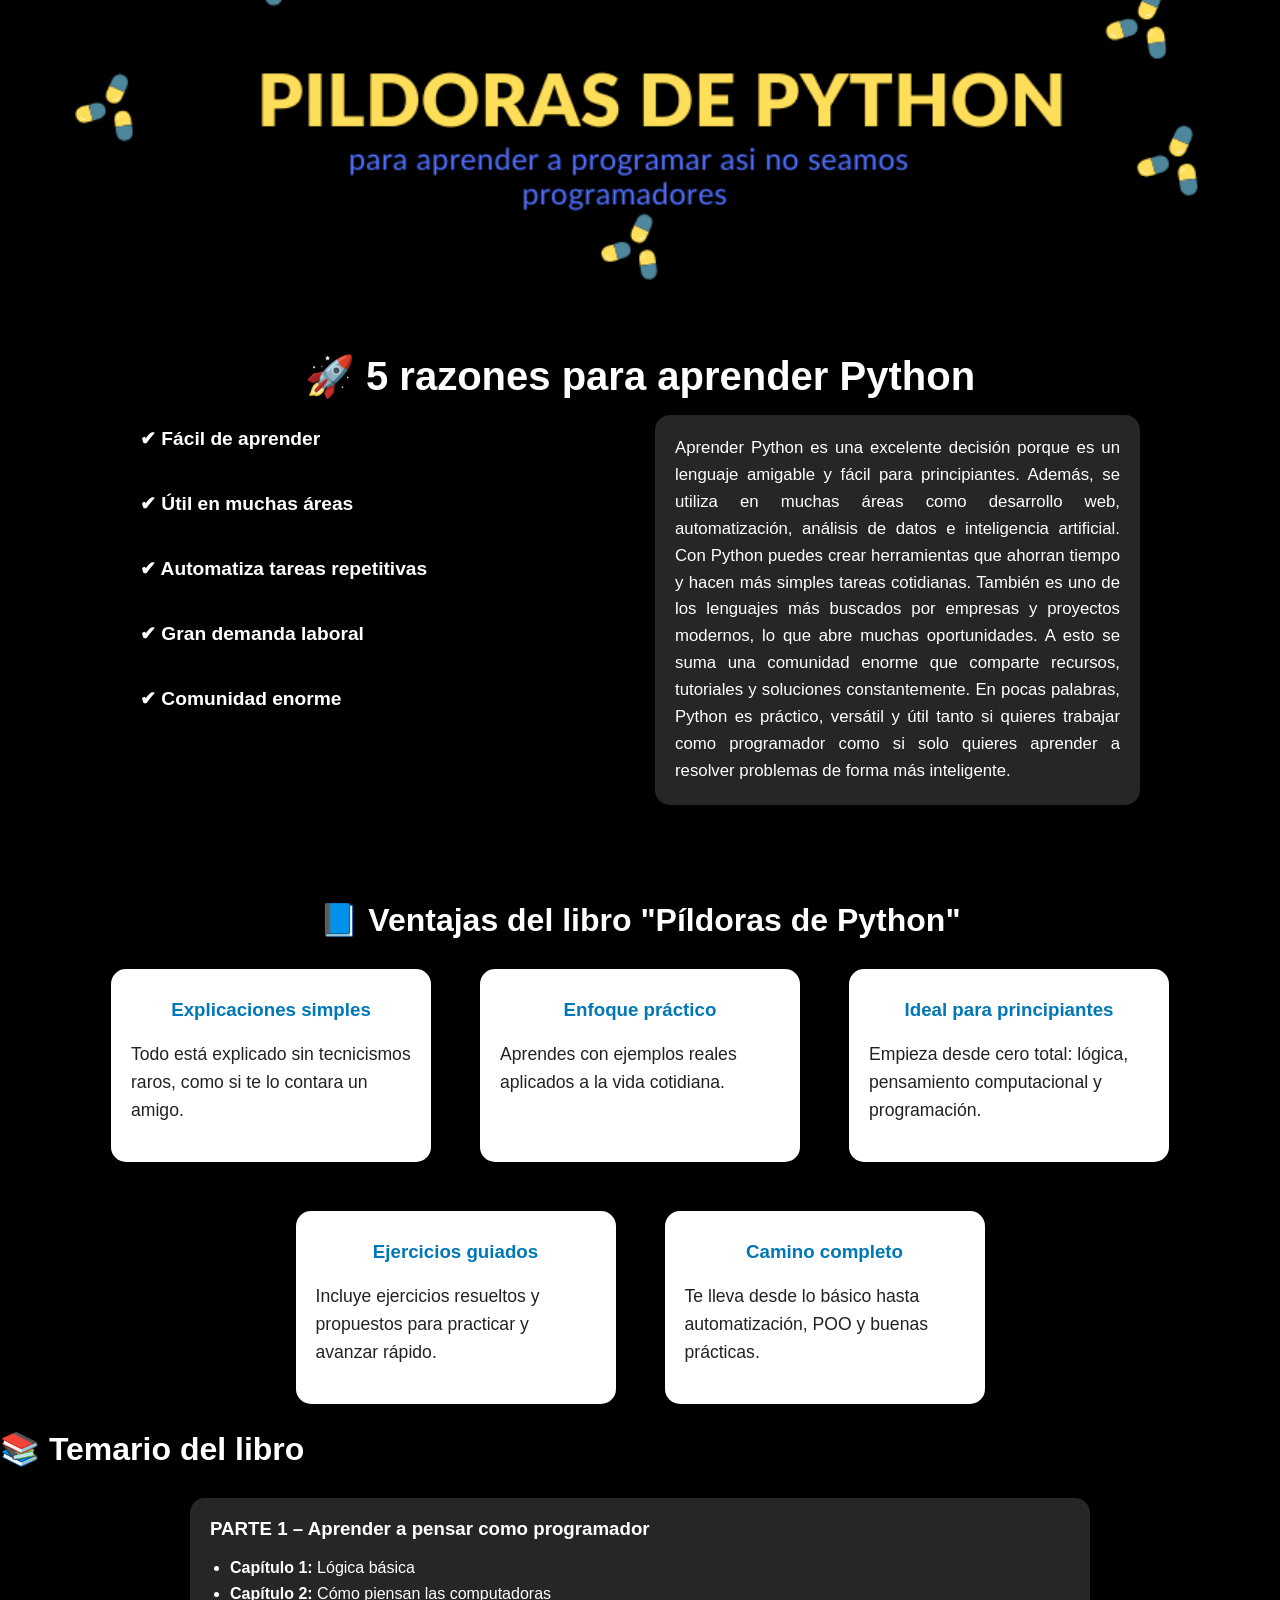
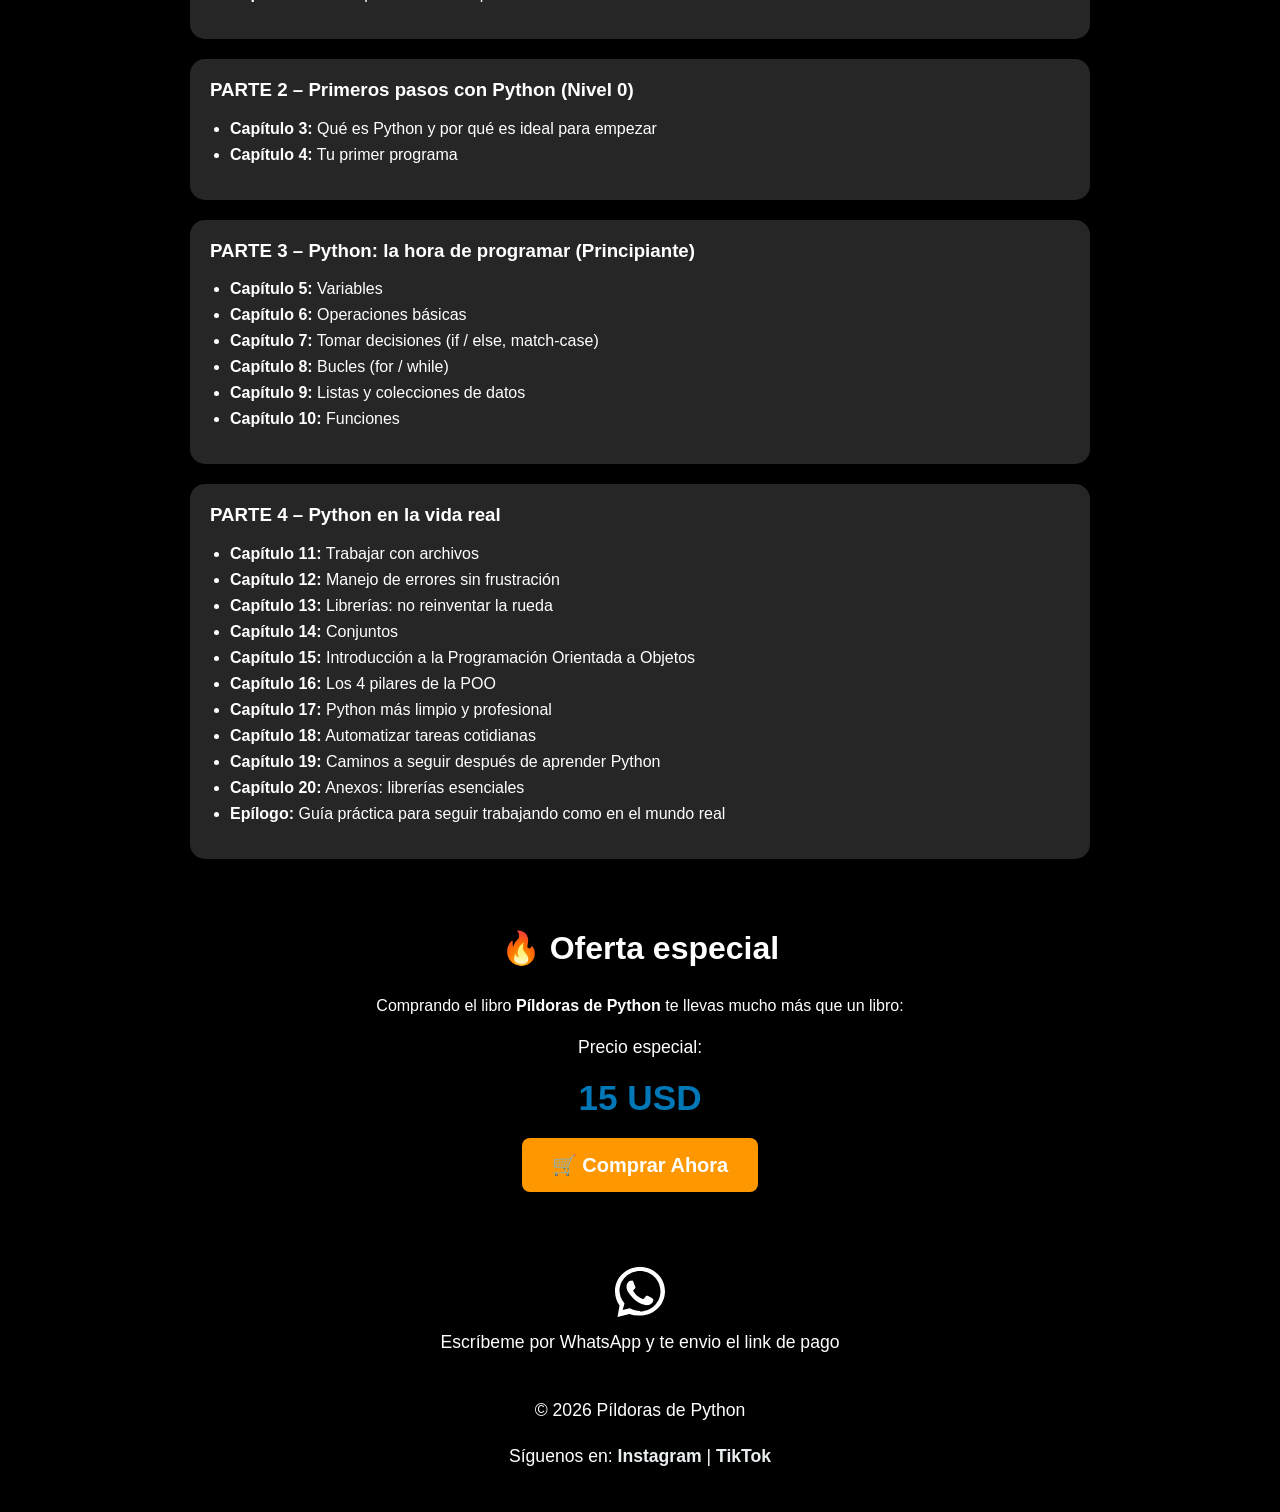
<file: index.html>
<html lang="es">
<head>
  <meta charset="UTF-8">
  <meta name="viewport" content="width=device-width, initial-scale=1.0">
  <title>Semana de Python</title>
  <link rel="stylesheet" href="style.css">

  <!-- Google Tag Manager -->
<script>(function(w,d,s,l,i){w[l]=w[l]||[];w[l].push({'gtm.start':
new Date().getTime(),event:'gtm.js'});var f=d.getElementsByTagName(s)[0],
j=d.createElement(s),dl=l!='dataLayer'?'&l='+l:'';j.async=true;j.src=
'https://www.googletagmanager.com/gtm.js?id='+i+dl;f.parentNode.insertBefore(j,f);
})(window,document,'script','dataLayer','GTM-K55NPZLP');</script>
<!-- End Google Tag Manager -->
</head>

<body>
  <!-- Google Tag Manager (noscript) -->
<noscript><iframe src="https://www.googletagmanager.com/ns.html?id=GTM-K55NPZLP"
height="0" width="0" style="display:none;visibility:hidden"></iframe></noscript>
<!-- End Google Tag Manager (noscript) -->

  <!-- HEADER -->
  <header class="header">
    <img src="encabezado LIBRO.png" alt="Semana de Python">
  </header>

  <!-- CONTENIDO PRINCIPAL -->
  <section class="bienvenida">
      <h1 >🚀 5 razones para aprender Python </h1>
      
    </section>

  <!-- SECCIÓN 5 RAZONES -->
<section class="seccion razones">
  
  <div class="razones-grid">

    <!-- COLUMNA IZQUIERDA -->
    <div class="razones-lista">
      <h3>✔ Fácil de aprender</h3>
      <br>
      <h3>✔ Útil en muchas áreas</h3>
      <br>
      <h3>✔ Automatiza tareas repetitivas</h3>
      <br>
      <h3>✔ Gran demanda laboral</h3>
      <br>
      <h3>✔ Comunidad enorme</h3>
      <br>
    </div>

    <!-- COLUMNA DERECHA -->
    <div class="razones-resumen">
      <p>
        Aprender Python es una excelente decisión porque es un lenguaje amigable y fácil para principiantes.
        Además, se utiliza en muchas áreas como desarrollo web, automatización, análisis de datos e inteligencia artificial.
        Con Python puedes crear herramientas que ahorran tiempo y hacen más simples tareas cotidianas.
        También es uno de los lenguajes más buscados por empresas y proyectos modernos, lo que abre muchas oportunidades.
        A esto se suma una comunidad enorme que comparte recursos, tutoriales y soluciones constantemente.
        En pocas palabras, Python es práctico, versátil y útil tanto si quieres trabajar como programador
        como si solo quieres aprender a resolver problemas de forma más inteligente.
      </p>
    </div>

  </div>
</section>

    <!-- SECCIÓN VENTAJAS DEL LIBRO -->
    <section class="bienvenida">
      <h2>📘 Ventajas del libro "Píldoras de Python"</h2>

      <div class="cards">
        <div class="card">
          <h3>Explicaciones simples</h3>
          <p>Todo está explicado sin tecnicismos raros, como si te lo contara un amigo.</p>
        </div>

        <div class="card">
          <h3>Enfoque práctico</h3>
          <p>Aprendes con ejemplos reales aplicados a la vida cotidiana.</p>
        </div>

        <div class="card">
          <h3>Ideal para principiantes</h3>
          <p>Empieza desde cero total: lógica, pensamiento computacional y programación.</p>
        </div>

        <div class="card">
          <h3>Ejercicios guiados</h3>
          <p>Incluye ejercicios resueltos y propuestos para practicar y avanzar rápido.</p>
        </div>

        <div class="card">
          <h3>Camino completo</h3>
          <p>Te lleva desde lo básico hasta automatización, POO y buenas prácticas.</p>
        </div>
      </div>
    </section>

    <!-- SECCIÓN TEMARIO -->
    <section class="seccion">
      <h2>📚 Temario del libro</h2>

      <div class="temario">

        <div class="bloque">
          <h3>PARTE 1 – Aprender a pensar como programador</h3>
          <ul>
            <li><b>Capítulo 1:</b> Lógica básica</li>
            <li><b>Capítulo 2:</b> Cómo piensan las computadoras</li>
          </ul>
        </div>

        <div class="bloque">
          <h3>PARTE 2 – Primeros pasos con Python (Nivel 0)</h3>
          <ul>
            <li><b>Capítulo 3:</b> Qué es Python y por qué es ideal para empezar</li>
            <li><b>Capítulo 4:</b> Tu primer programa</li>
          </ul>
        </div>

        <div class="bloque">
          <h3>PARTE 3 – Python: la hora de programar (Principiante)</h3>
          <ul>
            <li><b>Capítulo 5:</b> Variables</li>
            <li><b>Capítulo 6:</b> Operaciones básicas</li>
            <li><b>Capítulo 7:</b> Tomar decisiones (if / else, match-case)</li>
            <li><b>Capítulo 8:</b> Bucles (for / while)</li>
            <li><b>Capítulo 9:</b> Listas y colecciones de datos</li>
            <li><b>Capítulo 10:</b> Funciones</li>
          </ul>
        </div>

        <div class="bloque">
          <h3>PARTE 4 – Python en la vida real</h3>
          <ul>
            <li><b>Capítulo 11:</b> Trabajar con archivos</li>
            <li><b>Capítulo 12:</b> Manejo de errores sin frustración</li>
            <li><b>Capítulo 13:</b> Librerías: no reinventar la rueda</li>
            <li><b>Capítulo 14:</b> Conjuntos</li>
            <li><b>Capítulo 15:</b> Introducción a la Programación Orientada a Objetos</li>
            <li><b>Capítulo 16:</b> Los 4 pilares de la POO</li>
            <li><b>Capítulo 17:</b> Python más limpio y profesional</li>
            <li><b>Capítulo 18:</b> Automatizar tareas cotidianas</li>
            <li><b>Capítulo 19:</b> Caminos a seguir después de aprender Python</li>
            <li><b>Capítulo 20:</b> Anexos: librerías esenciales</li>
            <li><b>Epílogo:</b> Guía práctica para seguir trabajando como en el mundo real</li>
          </ul>
        </div>

      </div>
    </section>

    <!-- SECCIÓN OFERTA -->
<section class="seccion oferta">
  <h2 class="bienvenida">🔥 Oferta especial</h2>
  <p class="subtexto" >
   <center> Comprando el libro <b>Píldoras de Python</b> te llevas mucho más que un libro: <center>
  </p>

  <div class="precio">
    <p>Precio especial:</p>
    <h3>15 USD</h3>
</div>

<div style="text-align:center; margin-top:20px;">
    <a href="https://TU-LINK-DE-COMPRA"
       target="_blank"
       style="
            background:#ff9800;
            color:white;
            padding:15px 30px;
            border-radius:8px;
            text-decoration:none;
            font-size:20px;
            font-weight:bold;
            display:inline-block;
            box-shadow:0 4px 8px rgba(0,0,0,0.3);
       ">
       🛒 Comprar Ahora
    </a>
</div>
</section>


<!-- SECCIÓN ARGENTINA 
<section class="seccion argentina">
  <h2>🇦🇷 ¿Vives en Argentina?</h2>
  <p>
    Si quieres comprarlo en <b>pesos argentinos</b>, escríbeme directamente por WhatsApp.
  </p>-->
<a class="whatsapp-link" href="https://wa.link/h97vbp" target="_blank">
  <svg class="icono-whatsapp" xmlns="http://www.w3.org/2000/svg" viewBox="0 0 24 24">
    <path d="M12 2C6.48 2 2 6.2 2 11.7c0 2.05.63 4.04 1.82 5.74L3 22l4.75-1.24A10.3 10.3 0 0 0 12 21.4c5.52 0 10-4.2 10-9.7S17.52 2 12 2zm0 17.6c-1.36 0-2.7-.33-3.88-.97l-.28-.15-2.78.73.74-2.6-.18-.27A8.2 8.2 0 0 1 3.8 11.7c0-4.48 3.67-8.1 8.2-8.1 4.53 0 8.2 3.62 8.2 8.1s-3.67 8.1-8.2 8.1zm4.73-5.25c-.26-.13-1.53-.75-1.77-.83-.24-.09-.42-.13-.6.13-.18.26-.69.83-.85 1-.16.17-.31.2-.57.07-.26-.13-1.1-.4-2.1-1.27-.78-.68-1.3-1.52-1.46-1.78-.15-.26-.02-.4.12-.53.12-.12.26-.3.39-.45.13-.15.18-.26.26-.42.08-.17.04-.32-.02-.45-.07-.13-.6-1.41-.82-1.94-.22-.5-.44-.43-.6-.43h-.5c-.18 0-.46.06-.7.32-.24.26-.92.9-.92 2.17 0 1.28.95 2.52 1.08 2.69.13.17 1.87 2.83 4.52 3.96.63.27 1.12.43 1.5.55.64.2 1.22.17 1.67.1.51-.07 1.54-.62 1.77-1.22.22-.6.22-1.1.15-1.22-.07-.11-.24-.18-.5-.31z"/>
  </svg>

  <span>Escríbeme por WhatsApp y te envio el link de pago </span>
</a>
 
</a>
</section>

  </main>










  <!-- FOOTER -->
  <footer class="footer">
    <p>© 2026  Píldoras de Python</p>

    <p>
      Síguenos en:
      <a href="https://www.instagram.com/pildorasdepython?igsh=MTgwZmhiam1zNjkzZw==" target="_blank">Instagram</a> |
      <a href="https://www.tiktok.com/@pildoras_de_python?_r=1&_t=zs-94j1khpkzek" target="_blank">TikTok</a>
    </p>
  </footer>

</body>
</html>
</file>
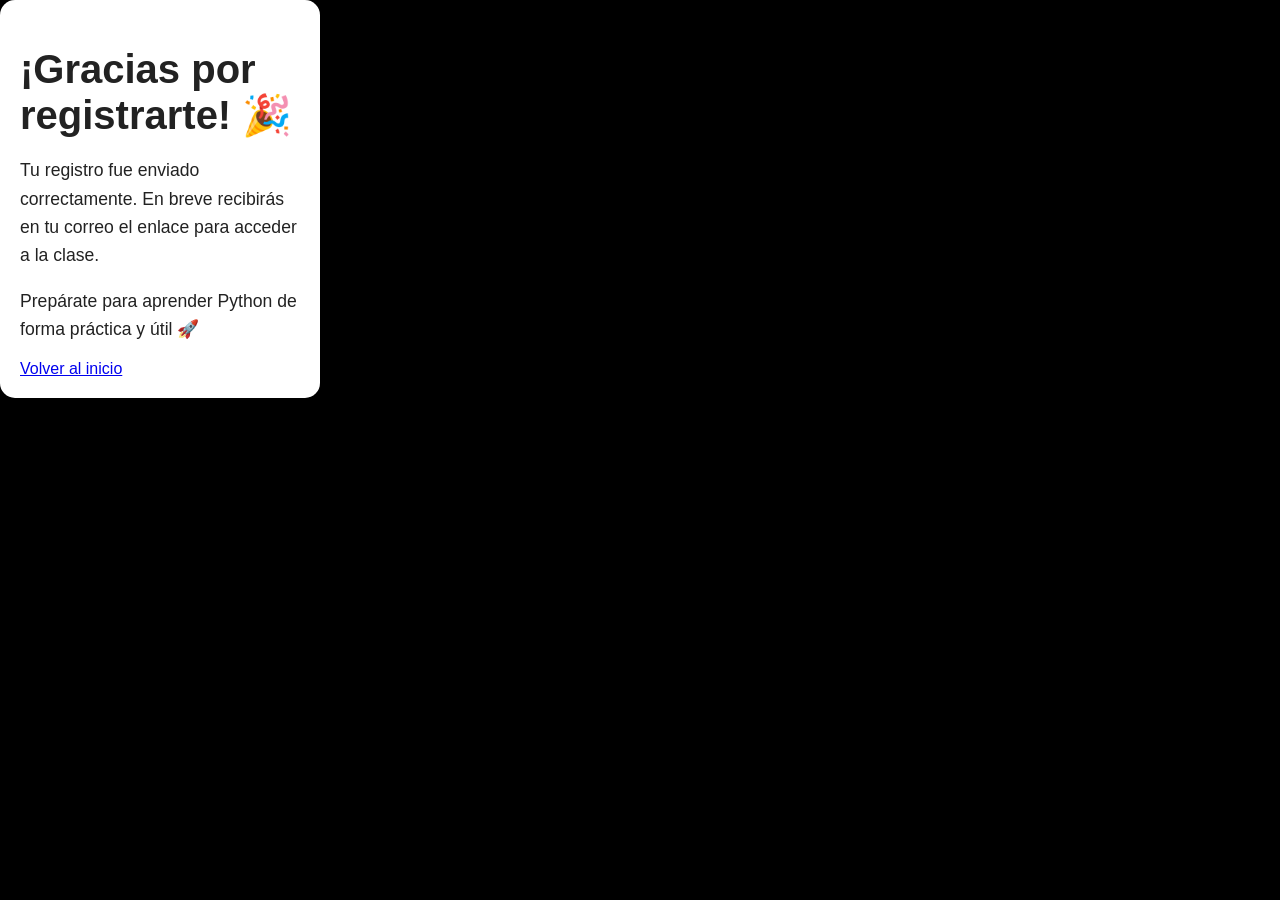
<file: gracias.html>
<!DOCTYPE html>
<html lang="es">
<head>
  <meta charset="UTF-8">
  <meta name="viewport" content="width=device-width, initial-scale=1.0">
  <title>Gracias por registrarte</title>
   <link rel="stylesheet" href="style.css">

</head>

<body>

  <div class="card">
    <h1>¡Gracias por registrarte! 🎉</h1>

    <p>
      Tu registro fue enviado correctamente.  
      En breve recibirás en tu correo el enlace para acceder a la clase.
    </p>

    <p>
      Prepárate para aprender Python de forma práctica y útil 🚀
    </p>

    <a href="index.html">Volver al inicio</a>
  </div>

</body>
</html>
</file>
<file: style.css>
body {
  margin: 0;
  font-family: Arial, sans-serif;
  background-color: #000000;
  color: white;
}

/* HEADER */
.header img {
  width: 100%;
  height: 320px;
  object-fit: cover;
  display: block;
}



.bienvenida{
  display: flex;
  flex-direction: column;
  align-items: center;
  justify-content: center;
  text-align: center;
}




/* CONTENEDOR */
.contenedor {
  max-width: 1100px;
  margin: auto;
  padding: 40px 20px;
  text-align: center;
}

/* SECCIONES */
.seccion {
  margin-bottom: 70px;
}

h1 {
  font-size: 2.5rem;
  margin-bottom: 15px;
  
}

h2 {
  font-size: 2rem;
  margin-bottom: 30px;
}

p {
  font-size: 1.1rem;
  line-height: 1.6;
}

.razones-resumen p{
justify-content: justify;

}

/* CARDS */
.cards {
  display: flex;
  gap: 49px;
  flex-wrap: wrap;
  justify-content: center;
}

.card {
  background: white;
  color: #222;
  width: 280px;
  padding: 20px;
  border-radius: 15px;
  box-shadow: 0px 4px 12px rgba(0,0,0,0.25);
  text-align: left;
}

.card h3 {
  margin-top: 10;
  color: #0077b6;
  text-align: center;
}

/* TEMARIO */
.temario {
  text-align: left;
  max-width: 900px;
  margin: auto;
}

.bloque {
  background: rgba(255, 255, 255, 0.15);
  padding: 20px;
  border-radius: 15px;
  margin-bottom: 20px;
}

.bloque h3 {
  margin-top: 0;
  color: #fff;
}

.bloque ul {
  padding-left: 20px;
}

.bloque li {
  margin-bottom: 8px;
  font-size: 1rem;
}

/* FORMULARIO */
.formulario {
  background: white;
  padding: 30px;
  border-radius: 15px;
  max-width: 500px;
  margin: auto;
  box-shadow: 0px 4px 12px rgba(0,0,0,0.25);
}

.formulario input {
  width: 90%;
  padding: 12px;
  margin: 10px 0;
  border-radius: 10px;
  border: 1px solid #ccc;
  font-size: 1rem;
}

.formulario button {
  background-color: #0077b6;
  color: white;
  border: none;
  padding: 12px 25px;
  font-size: 1rem;
  border-radius: 10px;
  cursor: pointer;
  margin-top: 15px;
}

.formulario button:hover {
  background-color: #005f8f;
}

/* FOOTER */
.footer {
  background-color: #000000;
  padding: 25px;
  text-align: center;
}

.footer a {
  color: #e9eff0;
  text-decoration: none;
  font-weight: bold;
}

.footer a:hover {
  text-decoration: underline;
}

/* RESPONSIVE */
@media (max-width: 768px) {
  .header img {
    height: 200px;
  }

  h1 {
    font-size: 1.8rem;
  }

  h2 {
    font-size: 1.5rem;
  }

  .card {
    width: 90%;
  }

  .formulario {
    width: 90%;
    padding: 20px;
  }
}

/* SECCIÓN OFERTA */
.oferta-box {
  background: white;
  color: #222;
  max-width: 650px;
  margin: auto;
  padding: 30px;
  border-radius: 18px;
  box-shadow: 0px 4px 14px rgba(0,0,0,0.3);
  text-align: left;
}

.subtexto {
  font-size: 1.1rem;
  margin-bottom: 25px;
}

.lista-oferta {
  padding-left: 20px;
  font-size: 1.1rem;
  line-height: 1.8;
  margin-bottom: 25px;
}

.precio {
  text-align: center;
  margin-bottom: 20px;
}

.precio h3 {
  font-size: 2.2rem;
  margin: 10px 0;
  color: #0077b6;
}

.btn-hotmart {
  display: block;
  text-align: center;
  background: #ff6600;
  color: white;
  padding: 15px;
  border-radius: 12px;
  font-size: 1.1rem;
  text-decoration: none;
  font-weight: bold;
  transition: 0.2s;
}

.btn-hotmart:hover {
  background: #e05500;
}

/* SECCIÓN ARGENTINA */
.argentina {
  background: rgba(255, 255, 255, 0.15);
  padding: 30px;
  border-radius: 18px;
  max-width: 750px;
  margin: auto;
}

.btn-whatsapp {
  display: inline-flex;
  align-items: center;
  justify-content: center;
  gap: 10px;
  margin-top: 20px;
  background: #25D366;
  color: white;
  padding: 14px 22px;
  border-radius: 12px;
  text-decoration: none;
  font-weight: bold;
  font-size: 1.1rem;
  transition: 0.2s;
}

.btn-whatsapp:hover {
  background: #1ebe5d;
}

.icono-whatsapp {
  width: 28px;
  height: 28px;
}

/* RESPONSIVE OFERTA */
@media (max-width: 768px) {
  .oferta-box {
    width: 90%;
    padding: 20px;
  }

  .lista-oferta {
    font-size: 1rem;
  }

  .precio h3 {
    font-size: 1.8rem;
  }

  .btn-hotmart {
    font-size: 1rem;
  }
}

.razones-grid{
  display: grid;
  grid-template-columns: 1fr 1fr; /* izquierda y derecha */
  gap: 30px;
  align-items: start;
  max-width: 1000px;
  margin: auto;
  text-align: left;
}

.razones-lista h3{
  margin: 12px 0;
  font-size: 1.2rem;
  color: white;
}

.razones-resumen{
  background: rgba(255, 255, 255, 0.15);
  padding: 20px;
  border-radius: 15px;
  line-height: 1.7;
}

.razones-resumen p{
  margin: 0;
  font-size: 1.05rem;
  text-align:justify ;
}

/* Responsive: en celular se apilan */
@media (max-width: 768px){
  .razones-grid{
    grid-template-columns: 1fr;
  }
}


.whatsapp-link{
  display: flex;
  flex-direction: column;
  align-items: center;
  justify-content: center;
  text-decoration: none;
  margin-top: 20px;
  gap: 10px;
}

.icono-whatsapp{
  width: 60px;
  height: 60px;
  fill: white;
}

.whatsapp-link span{
  font-size: 1.1rem;
  color: white;
  font-weight: 500;
}

.btn-comprar{
    display: inline-block;
    margin-top: 20px;
    padding: 15px 30px;
    background: #ff9800;
    color: white;
    text-decoration: none;
    font-size: 20px;
    font-weight: bold;
    border-radius: 10px;
    transition: 0.3s;
}

.btn-comprar:hover{
    background: #e68900;
    transform: scale(1.05);
}
</file>
